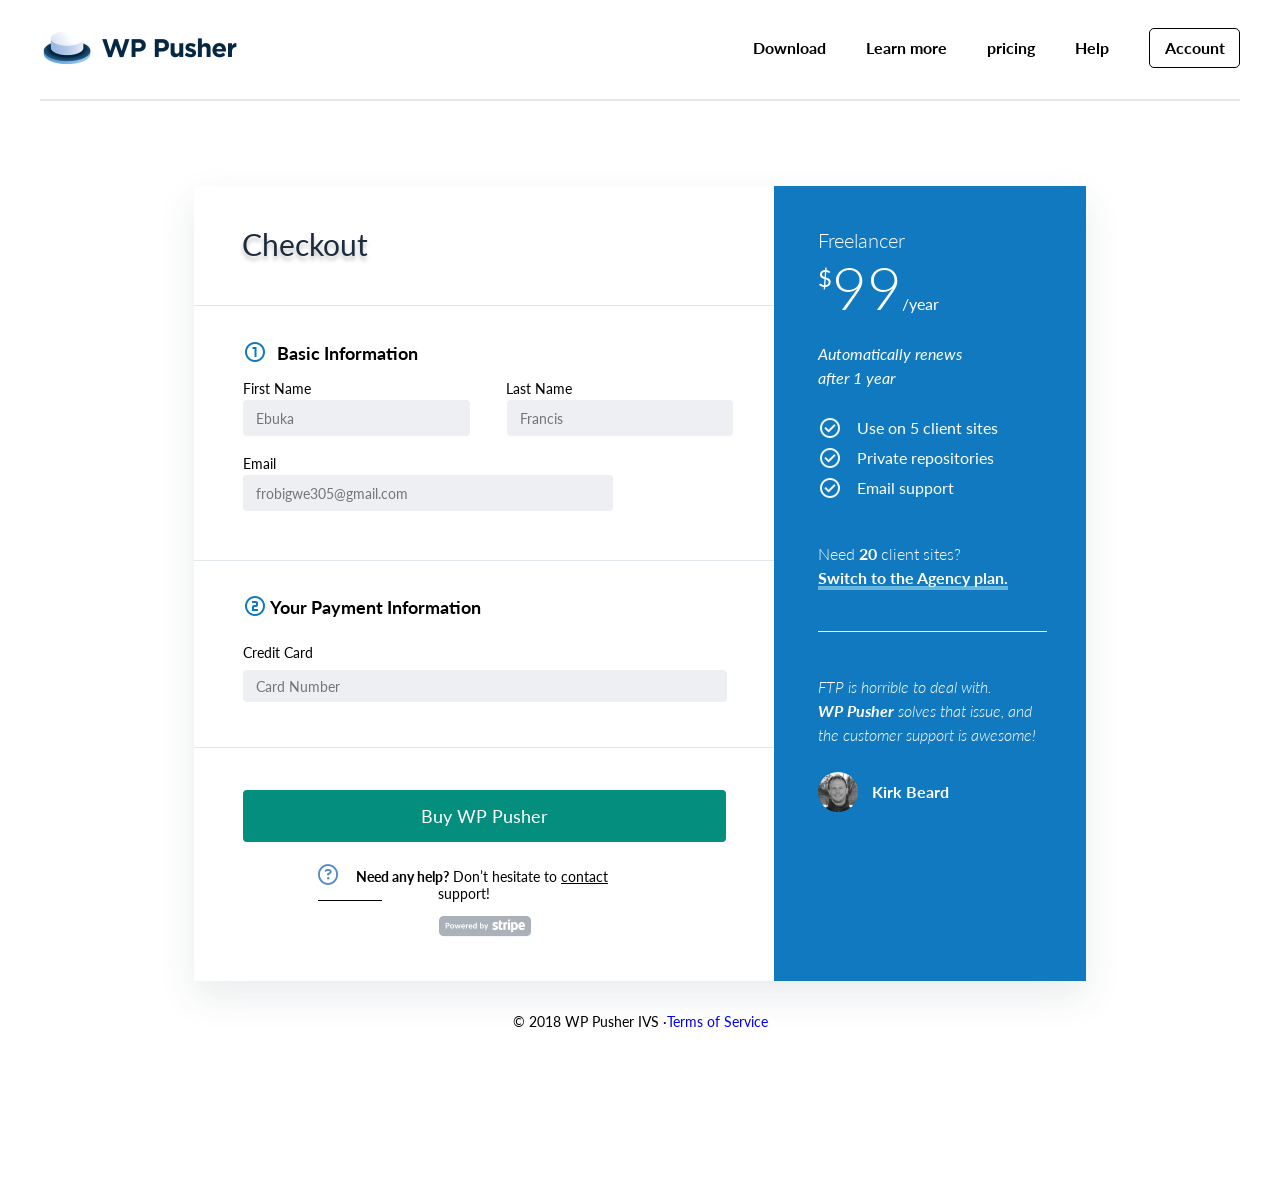
<file: index.html>
<!DOCTYPE html>
<html lang="en">
  <head>
    <meta charset="UTF-8" />
    <meta name="viewport" content="width=device-width, initial-scale=1.0" />
    <title>Wp pusher</title>
    <link rel="stylesheet" href="../css/style.css" />
    <link
      rel="stylesheet"
      href="https://fonts.googleapis.com/css2?family=Material+Symbols+Outlined:opsz,wght,FILL,GRAD@20..48,100..700,0..1,-50..200"
    />
    <link
      rel="stylesheet"
      href="https://cdnjs.cloudflare.com/ajax/libs/font-awesome/6.4.2/css/all.min.css"
    />
    <link rel="preconnect" href="https://fonts.googleapis.com" />
    <link rel="preconnect" href="https://fonts.gstatic.com" crossorigin />
    <link
      href="https://fonts.googleapis.com/css2?family=Inter+Tight:wght@100;400;500&family=Lato:wght@100;300;400&family=Roboto:ital,wght@0,300;0,400;0,500;0,700;1,400&display=swap"
      rel="stylesheet"
    />
    <script src="./js/script.js" defer ></script>
  </head>
  <body>
    <section>
    <header>
      <section class="logo">
        <a href="https://github.com/wppusher"><img src="../asset/wppusher-logo copy (1).png" alt="logo" /></a>
      </section>
      <nav>
        <ul class="nav-item">
          <li><a href="#">Download</a></li>
          <li><a href="#">Learn more</a></li>
          <li><a href="#">pricing</a></li>
          <li><a href="#">Help</a></li>
          <li><button class="account">Account</button></li>
        </ul>
      </nav>
    </header>
    <main>
      <section class="right">
        <p class="heading">Checkout</p>
        <div class="header">
          <div class="Binfo">
            <span class="material-symbols-outlined"> counter_1</span>
            <p>Basic Information</p>
          </div>
          <div class="info">
            <div class="input-container">
              <label for="firstName" class="firstName">First Name</label>
              <input
                type="name"
                id="firstName"
                name="firstName"
                placeholder="Ebuka"
              />
            </div>
            <div class="input-container">
              <label for="lastname" class="lastname">Last Name</label>
              <input
                type="name"
                name="lastname"
                placeholder="Francis"
                id="lastname"
              />
            </div>
            <div class="input-container emailwap">
              <label for="email" class="email">Email</label>
              <input type="email" name="email" placeholder="frobigwe305@gmail.com" id="email" />
            </div>
          </div>
        </div>
        <div class="lowinfo">
          <div class="Pinfo">
            <span class="material-symbols-outlined"> counter_2 </span>
            <p>&nbsp;Your Payment Information</p>
          </div>
          <div class="input-container wrapper ccwrap">
            <label for="creditcard" class="ccmain">Credit Card</label>
            <input
              type="text"
              name="creditcard"
              placeholder="Card Number                                                                                                         MM/YY      CVC"
              class="ccinput"
            />
          </div>
        </div>
        <div class="errorsec">
          <p class="errorM"></p>
        </div>
        <div class="bottom">
          <button class="Buy-button">Buy WP Pusher</button>
          <p class="Bwriteup">
            <i class="fa-regular fa-circle-question"></i>&nbsp;
            <b>Need any help?</b>&nbsp;Don’t hesitate to
            <span
              >contact
              &nbsp;&nbsp;&nbsp;&nbsp;&nbsp;&nbsp;&nbsp;&nbsp;&nbsp;&nbsp;&nbsp;&nbsp;&nbsp;&nbsp;&nbsp;&nbsp;</span
            >
            &nbsp;&nbsp;&nbsp;&nbsp;&nbsp;&nbsp;&nbsp;&nbsp;&nbsp;&nbsp;&nbsp;&nbsp;&nbsp;support!
          </p>
          <img class="stripeimg" src="../asset/Shape.png" alt="stripe" />
        </div>
      </section>
      <section class="left">
        <div class="top leftwrapper">
          <h1>Freelancer</h1>
          <p class="twriteup">
            <span class="dollar">$</span><span class="bignum">99</span
            ><span class="year">/year</span>
          </p>
          <p class="toplow">Automatically renews after 1 year</p>
        </div>
        <div class="checkmid leftwrapper">
            <span class="material-symbols-outlined col"> check_circle </span>
          <span class="checktext">Use on 5 client sites</span><br>
          <span class="material-symbols-outlined col"> check_circle </span>
          <span class="checktext">Private repositories</span><br>
          <span class="material-symbols-outlined col"> check_circle </span>
          <span class="checktext">Email support</span>
        </div>
        <div class="middlesec leftwrapper">
          <p>Need <b>20</b> client sites? <br></p>
           <p class="switch"><b>Switch to the Agency plan.</b></p>
           <div class="blueline"></div>
        </div>
        <div class="bottomsec leftwrapper">
          <p>
            FTP is horrible to deal with. <br> <b>WP Pusher</b>  solves that issue, and the
            customer support is awesome!
          </p>
          <div class="lastdit">
          <img src="./asset/Bitmap.png" alt="picture" />
          <h4>Kirk Beard</h4>
          </div>
        </div>
      </section>
    </main>
    <p class="bottomtext"> 	&#169;&nbsp;2018 WP Pusher IVS · <a href="#" class="Terms">Terms of Service</a>
</p>
  </body>
</html>
</file>
<file: css/style.css>
/* css reset */
*,
*::before,
*::after {
  box-sizing: border-box;
}
* {
  margin: 0;
}
body {
  line-height: 1.5;
  -webkit-font-smoothing: antialiased;
}
img,
picture,
video,
canvas,
svg {
  display: block;
  max-width: 100%;
}
input,
button,
textarea,
select {
  font: inherit;
}
p,
h1,
h2,
h3,
h4,
h5,
h6 {
  overflow-wrap: break-word;
}
#root,
#__next {
  isolation: isolate;
}
:root {
  --first-bgc: rgba(17, 121, 191, 1);
  --btn-color: rgba(3, 142, 125, 1);
  --font-1: "Lato", sans-serif;
}
body {
  width: 100%;
  height: 1170px;
}
header {
  height: 73px;
  display: flex;
  justify-content: space-between;
  align-items: start;
  margin-inline-start: 40px;
  margin-inline-end: 40px;
  margin-block-start: 28px;
  border-bottom: 2px solid rgba(224, 230, 234, 1);
}
nav ul {
  display: flex;
  justify-content: space-between;
  align-items: center;
  gap: 40px;
}
nav ul li {
  list-style: none;
  font-family: var(--font-1);
  font-weight: 700;
}
nav ul li a {
  list-style: none;
  text-decoration: none;
  color: black;
}
.account {
  border: 1px solid black;
  width: 91px;
  height: 40px;
  background: none;
  border-radius: 5px;
  display: flex;
  justify-content: center;
  align-items: center;
  cursor: pointer;
}
main {
  width: 892px;
  height: 795px;
  display: flex;
  margin: 0 auto;
  margin-block-start: 85px;
  box-shadow: 0px 5px 15px 0px rgba(0, 0, 0, 0.05);
  box-shadow: 0px 15px 35px 0px rgba(43, 64, 78, 0.1);
}
.right {
  width: 580px;
  height: 795px;
}
.left {
  background-color: rgba(17, 121, 191, 1);
  width: 312px;
  height: 795px;
}

.heading {
  width: 580px;
  height: 80px;
  margin-top: 40px;
  padding-left: 48px;
  border-bottom: 1px solid rgba(224, 230, 234, 1);
  font-family: var(--font-1);
  font-size: 30px;
  font-weight: 400;
  line-height: 36px;
  color: #1d2c3c;
  text-shadow: 0px 4px 4px rgba(0, 0, 0, 0.25);
}
.material-symbols-outlined {
  color: var(--first-bgc);
}
.wrapper {
  display: flex;
  flex-direction: column;
}
.input-container {
  width: 227px;
  height: 60px;
  font-family: var(--font-1);
}
.header {
  width: 580px;
  height: 221px;
  border-bottom: 1px solid rgba(224, 230, 234, 1);
}
.input-container #firstName {
  width: 227px;
  height: 36px;
  background-color: rgba(237, 239, 242, 1);
  padding-left: 13px;
  text-align: left;
  margin-left: 49px;
  border: none;
  font-family: var(--font-1);
  border-radius: 4px;
  font-size: 14px;
}
.input-container #lastname:not(label) {
  width: 226px;
  height: 36px;
  background-color: rgba(237, 239, 242, 1);
  padding-left: 13px;
  text-align: left;
  border: none;
  border-radius: 4px;
  font-size: 14px;
}
.input-container #email {
  width: 370px;
  height: 36px;
  background-color: rgba(237, 239, 242, 1);
  padding-left: 13px;
  text-align: left;
  margin-left: 49px;
  border: none;
  border-radius: 4px;
  font-size: 14px;
}
.info {
  display: flex;
  justify-content: space-between;
  margin-right: 40px;
  margin-top: 9px;
  flex-wrap: wrap;
  font-family: var(--font-1);
}
.Binfo {
  margin-top: 34px;
  margin-left: 49px;
  display: flex;
}
.Binfo p {
  font-family: var(--font-1);
  font-weight: 700;
  font-size: 18px;
  margin-left: 10px;
}
.emailwap {
  margin-top: 15px;
}
label {
  margin-left: 49px;
  font-weight: 400;
  font-size: 14px;
}
.lastname {
  margin-left: -1px;
}
.lowinfo {
  width: 580px;
  height: 154px;
  border-bottom: 1px solid rgba(224, 230, 234, 1);
}
.lastname {
  margin: bottom 7px;
}
.ccwrap {
  margin-top: 21px;
  width: 483px;
  height: 60px;
}
.Pinfo {
  margin-left: 49px;
  margin-top: 33px;
  display: flex;
}
.Pinfo p {
  font-family: var(--font-1);
  font-weight: 700;
  font-size: 18px;
}
.ccinput {
  width: 484px;
  height: 36px;
  margin-left: 49px;
  padding-left: 13px;
  border-radius: 4px;
  background-color: rgba(237, 239, 242, 1);
  border: none;
  font-size: 14px;
}
.bottom {
  width: 483px;
  height: 146.1px;
  margin-top: 39px;
  margin-left: 49px;
  margin-right: 48px;
  text-align: center;
}
.Buy-button {
  margin: 0;
  width: 483px;
  height: 52px;
  text-align: center;
  background-color: var(--btn-color);
  color: rgba(255, 255, 255, 1);
  font-family: "Lato", sans-serif;
  font-size: 18px;
  font-weight: 700px;
  border: none;
  border-radius: 4px;
  cursor: pointer;
  overflow: hidden;
  transition: background-color 0.3s, transform 0.9s;
}
.Buy-button:hover{
  background-color: rgb(6, 100, 89);
  transform: scale(1.009);
}
.stripeimg {
  margin: 0 auto;
  margin-top: 31px;
}
.Bwriteup {
  width: 333px;
  height: 20px;
  text-align: left;
  margin-top: 23px;
  margin-left: auto;
  margin-right: auto;
  font-size: 14px;
  line-height: 16.8px;
  font-weight: 700px;
  font-family: var(--font-1);
}
.bottom p span {
  text-decoration: underline;
}
.fa-regular,
.fa-circle-question {
  font-size: 20px;
  color: rgba(84, 139, 197, 1);
}
i + b {
  margin-left: 10px;
}
.ccmain {
  margin-bottom: 7px;
}
.left {
  width: 312px;
  height: 795px;
}
.leftwrapper {
  margin-left: 44px;
  margin-right: 37px;
}
.top {
  width: 231px;
  height: 152px;
  margin-top: 42px;
  font-family: var(--font-1);
  color: rgba(255, 255, 255, 1);
}
.top h1 {
  font-size: 20px;
  font-weight: 300;
  line-height: 24px;
  color: rgba(255, 255, 255, 1);
}
.top p {
  display: flex;
  margin-top: 10px;
}
.dollar {
  font-size: 24px;
  font-weight: 700px;
  margin-top: -2px;
}
.bignum {
  font-size: 60px;
  font-weight: 300;
  margin-top: -20px;
}
.year {
  margin-top: 30px;
}
.toplow {
  width: 170px;
  color: white;
  text-align: left;
  margin-bottom: 10px;
  font-size: 16px;
  line-height: 24px;
  font-weight: 400;
  font-style: italic;
  word-break: break-word;
}
.checkmid {
  margin-top: 36px;
  font-family: var(--font-1);
}
.col {
  color: aliceblue;
}
.checktext {
  margin-left: 11px;
  position: relative;
  bottom: 6px;
  font-weight: 400;
  font-size: 16px;
  line-height: 24px;
  color: rgba(255, 255, 255, 1);
}

.middlesec {
  margin-top: 36px;
  font-size: 16px;
  font-weight: 300;
  font-family: var(--font-1);
  color: rgba(255, 255, 255, 1);
}
.switch {
  margin-bottom: -4px;
}
.bottomsec {
  width: 229px;
  height: 196px;
  margin-top: 20px;
  margin-bottom: 154px;
  font-family: var(--font-1);
  color: rgba(255, 255, 255, 1);
}
.bottomsec p {
  border-top: 1px solid rgba(255, 255, 255, 1);
  margin-top: 41px;
  padding-top: 43px;
  color: black;
  text-align: left;
  font-size: 16px;
  font-weight: 300;
  color: rgba(255, 255, 255, 1);
  font-style: italic;
}
.lastdit {
  display: flex;
  align-items: center;
  margin-top: 25px;
}
.lastdit img {
  border-radius: 50%;
}
.lastdit h4 {
  margin-left: 14px;
  font-family: var(--font-1);
  font-size: 16px;
  font-style: normal;
  font-weight: 700;
}
.bottomtext {
  display: flex;
  justify-content: center;
  align-items: center;
  font-family: var(--font-1);
  margin-top: 33px;
  font-size: 14px;
  font-weight: 400;
  line-height: 16.8px;
  font-family: var(--font-1);
}
.blueline {
  width: 190px;
  height: 4px;
  background-color: #b9f4ff;
  opacity: 0.5036;
}
.errorM {
  position: relative;
  top: 3px;
  left: 49px;
  font-family: var(--font-1);
  font-size: 14px;
  font-weight: 700;
  color: rgb(255, 70, 70);
}
.errorsec {
  height: 3px;
}
.Terms{
  text-decoration: none;
}
</file>
